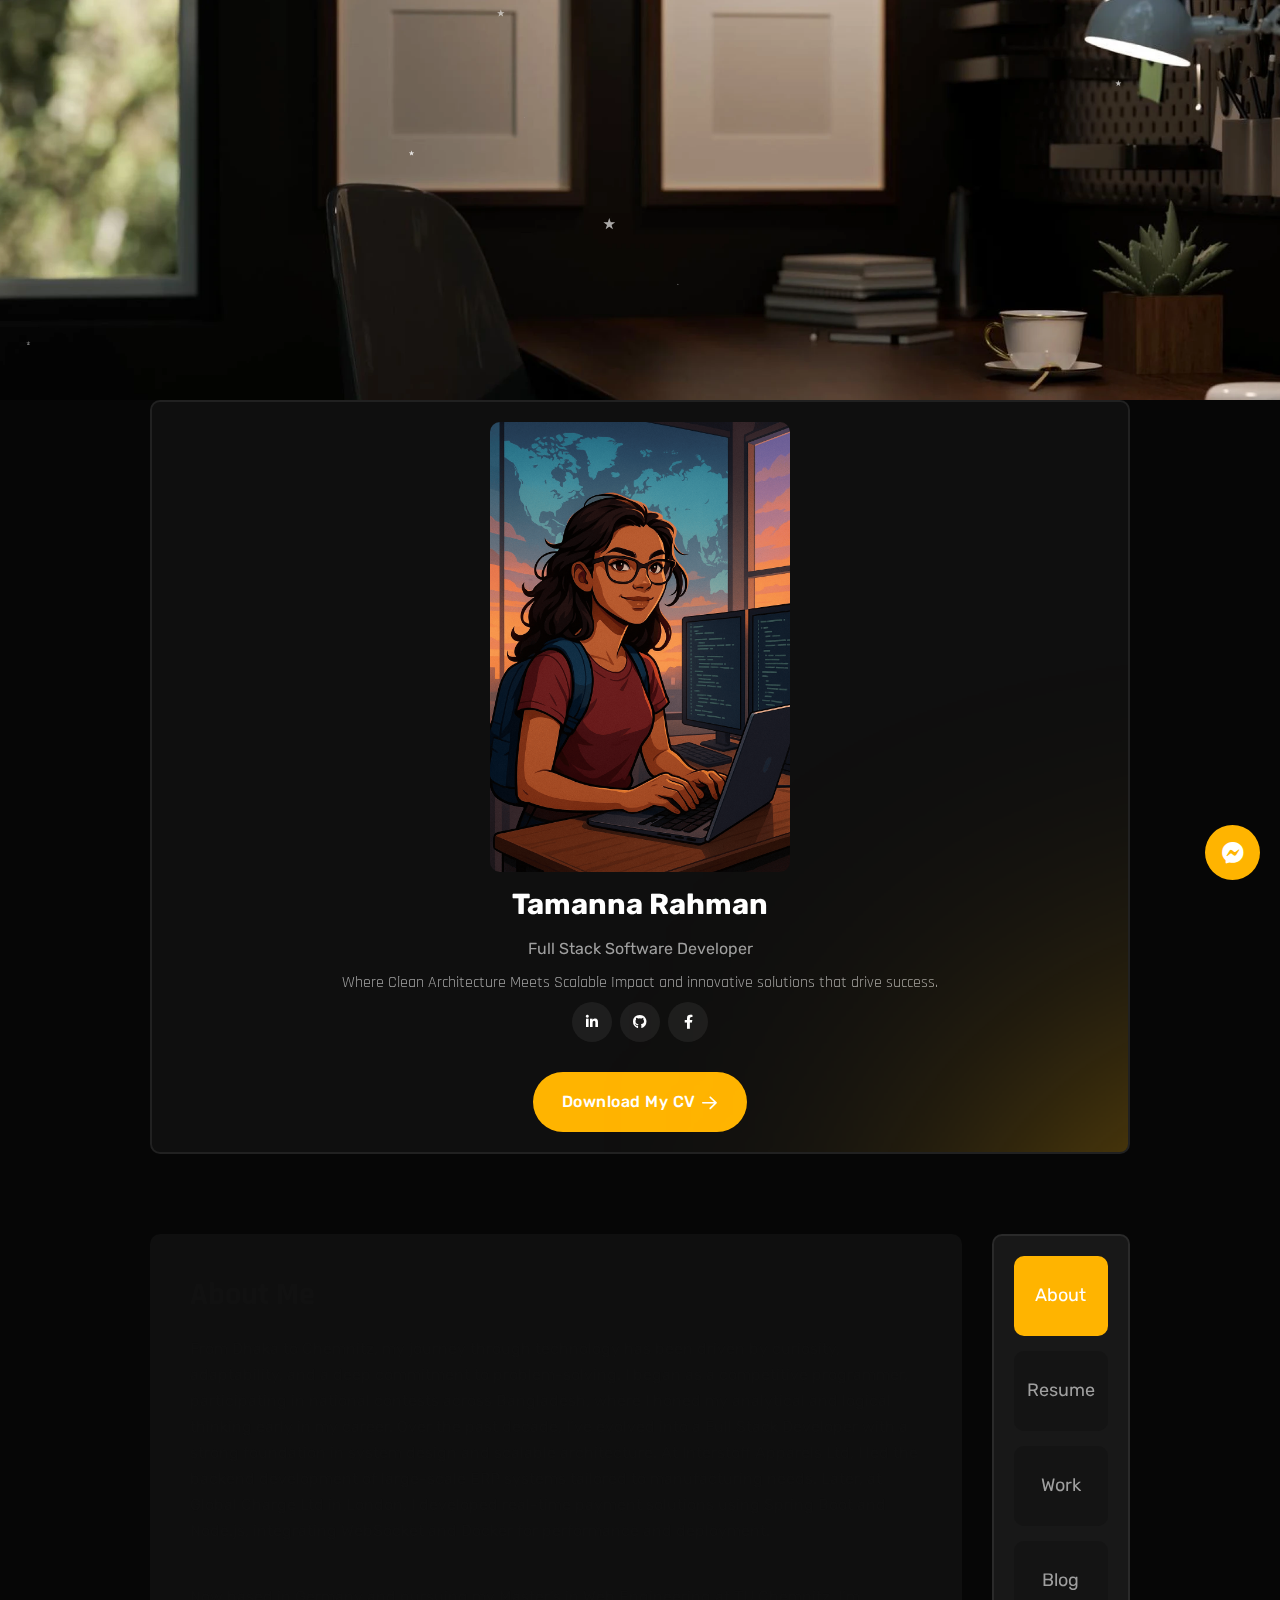
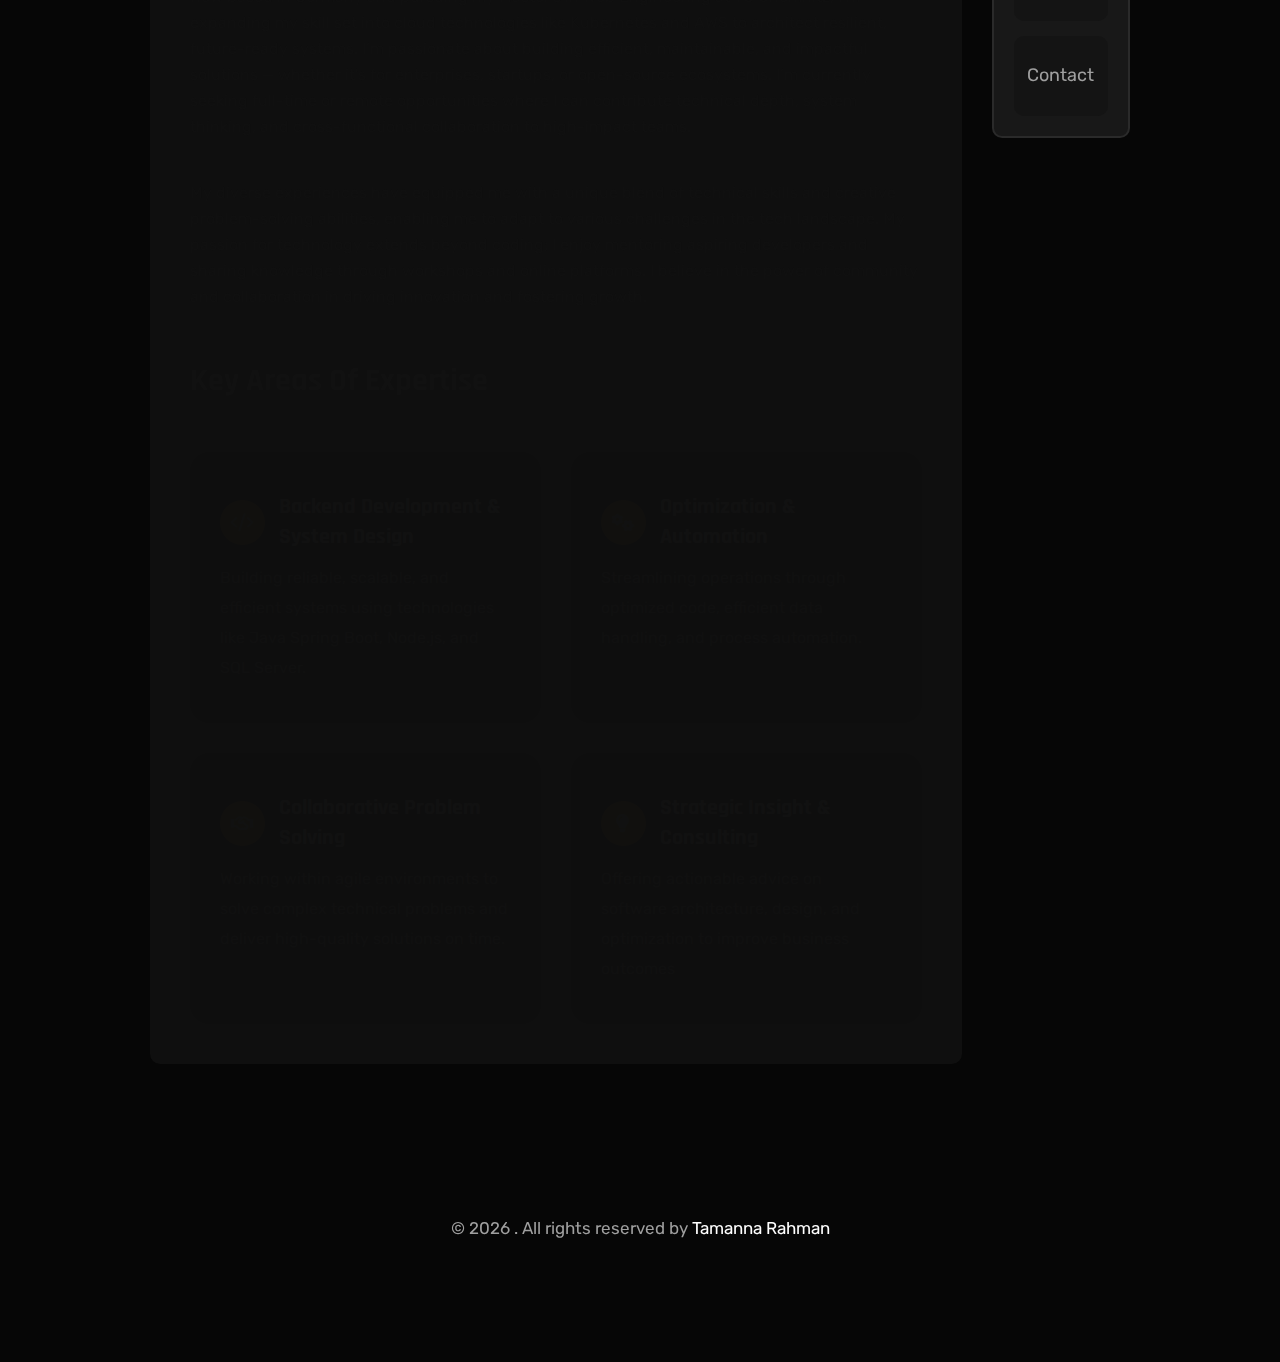
<file: index.html>
<!DOCTYPE html>
<html lang="en">

<head>
    <meta charset="UTF-8">
    <meta http-equiv="X-UA-Compatible" content="IE=edge">
    <meta name="viewport" content="width=device-width, initial-scale=1.0">
    <meta name="description" content="Tamanna Rahman - Full Stack Software Developer specializing in backend development, system design, and scalable architecture. Expert in Java Spring Boot, Node.js, and modern web technologies.">
    <link rel="shortcut icon" type="image/x-icon" href="assets/images/favicon.ico">
    <title>Tamanna Rahman - Full Stack Software Developer | Portfolio</title>
    <!-- Bootstrap min css -->
    <link rel="stylesheet" href="assets/css/vendor/fontawesome.css">
    <link rel="stylesheet" href="assets/css/plugins/swiper.css">
    <link rel="stylesheet" href="assets/css/plugins/odometer.css">
    <link rel="stylesheet" href="assets/css/vendor/animate.min.css">
    <link rel="stylesheet" href="assets/css/vendor/bootstrap.min.css">
    <!-- custom css -->
    <link rel="stylesheet" href="assets/css/style.css">
    <link rel="stylesheet" href="assets/css/contact-secure.css">
    <!-- reCAPTCHA -->
    <script src="https://www.google.com/recaptcha/api.js" async defer></script>
</head>

<body class="spybody index-ten primary-yellow" data-spy="scroll" data-bs-target=".navbar-example2" data-offset="70">
    <div class="tmp-breadcrumb-image">
        <div class="bg_image bg_image--8 h-100"></div>
        <div id="particles-js"></div>
    </div>

    <div class="cv-card-area">
        <div class="plr--150 plr_lg--30 plr_md--30 plr_sm--30 plr_mobile--15">
            <div class="row row--25">
                <div class="order-1 col-xxl-3 col-lg-12">
                    <div class="d-flex flex-wrap align-content-start h-100 w-100 tab-content-overlay-to-top" id="home">
                        <div class="position-sticky sticky-top tmp-sticky-top w-100">
                            <div class="tmp-contact-about-inner">
                                <div class="thumbnail">
                                    <img src="assets/images/banner/mich.png" alt="contact-img">
                                </div>
                                <div class="content">
                                    <div class="title-area">
                                        <h4 class="title">Tamanna Rahman</h4>
                                        <span class="subtitle">Full Stack Software Developer</span>
                                    </div>
                                    <div class="description">Where Clean Architecture Meets Scalable Impact
                                       and innovative solutions that drive success.
                                    </div>
                                    <div class="social-area mb--30">
                                        <div class="social-link justify-content-center">
                                            <!--<a href="#"><i class="fa-brands fa-instagram"></i></a>-->
                                            <a href="https://www.linkedin.com/in/tamanna-rahman-diu/"><i class="fa-brands fa-linkedin-in"></i></a>
                                            <a href="https://github.com/TechDeitySpark"><i class="fa-brands fa-github"></i></a>
                                            <!--<a href="#"><i class="fa-brands fa-twitter"></i></a>-->
                                            <a href="https://www.facebook.com/tamanna.rahman.tr739"><i class="fa-brands fa-facebook-f"></i></a>
                                        </div>
                                    </div>
                                   
                                    
                                    <div class="button-area-banner-one text-xl-center text-start">
                                        <a class="tmp-btn hover-icon-reverse radius-round" href="assets/files/TamannaRahmanCV.pdf" download target="_blank">
                                            <span class="icon-reverse-wrapper">
                                                <span class="btn-text">Download My CV</span>
                                                <span class="btn-icon"><i class="fa-sharp fa-regular fa-arrow-right"></i></span>
                                                <span class="btn-icon"><i class="fa-sharp fa-regular fa-arrow-right"></i></span>
                                            </span>
                                        </a>
                                    </div>
                                </div>
                            </div>
                        </div>
                    </div>
                </div>
                <div class="order-3 order-xl-2 col-xxl-7 col-lg-10">
                    <div class="tmp-tab-content-area tab-wrapper-overlay-to-top">
                        <div class="d-flex align-items-start">
                            <div class="tmp-all-tab-content tab-content" id="v-pills-tabContent">
                                <div class="tab-pane fade  show active" id="v-pills-Javascript" role="tabpanel" aria-labelledby="v-pills-home-tab">
                                    <!-- Start about Area -->
                                    <div id="about" class="tmp-about-area">
                                        <div class="about-us-right-content-wrap">
                                            <div class="section-head text-align-left mb--50">
                                                <h2 class="custom-title mb--20 tmp-scroll-trigger tmp-fade-in animation-order-1">
                                                    About Me <span><img
                                                        src="assets/images/custom-line/custom-line.png"
                                                        alt="custom-line"></span>
                                                </h2>
                                               <!-- <h2 class="title split-collab tmp-scroll-trigger tmp-fade-in animation-order-2">Drive Innovation and Success with Expert Software Solutions </h2>-->
                                               <p class="description tmp-scroll-trigger tmp-fade-in animation-order-3">
                                                From Dhaka to Chemnitz, my journey through technology has been driven by curiosity, adaptability, and a deep commitment to problem-solving. I began as a competitive programmer, participating in national contests across Bangladesh, where I honed my analytical and logical thinking early in my career. Over the past decade, I’ve evolved into a Full Stack Developer with a strong foundation in system design and scalable architecture. At Interstoff Apparels Ltd, I led the backend development of large-scale ERP systems tailored to manufacturing needs. Later, at Global Charge Ltd in London, I developed real-time payment solutions using Spring Boot and Node.js, integrating WebSocket and Docker for performance and deployment.
                                            </p>
                                            
                                            <p class="description tmp-scroll-trigger tmp-fade-in animation-order-3">
                                                Now based in Germany and pursuing my Master’s in Web Engineering at TU Chemnitz, I’m expanding my skill set into cloud technologies like Kubernetes and AWS to architect resilient, future-ready systems. I’m passionate about building efficient, maintainable, and impactful solutions — whether it's for enterprises, startups, or open-source ecosystems. I’m currently seeking full-time or remote opportunities where I can contribute technical depth, system thinking, and cross-functional collaboration to high-impact teams.
                                            </p>
                                            
                                            <p class="description tmp-scroll-trigger tmp-fade-in animation-order-3">
                                                My diverse experiences have equipped me with a unique blend of technical skills and creative problem-solving abilities, enabling me to adapt to various challenges in the tech landscape. My passion for technology extends beyond coding; I enjoy mentoring aspiring developers and sharing knowledge through workshops and online platforms. I believe in the power of community and collaboration in driving innovation and fostering growth.
                                            </p>
                                            
                                            </div>


                                            <div class="about-us-section-card row g-5 ">
                                                <h3 class="custom-title mb--20 tmp-scroll-trigger tmp-fade-in animation-order-1">Key Areas of Expertise <span><img
                                                    src="assets/images/custom-line/custom-line.png"
                                                    alt="custom-line"></span>
                                                </h3>
                                               
                                                <div class="col-lg-6 col-md-6 col-sm-6 col-12">
                                                    <div class="about-us-card tmp-scroll-trigger tmponhover tmp-fade-in animation-order-4">
                                                        <div class="card-head">
                                                            <div class="logo-img">
                                                                <i class="fa-regular fa-code"></i>
                                                            </div>
                                                            <h3 class="card-title">Backend Development & System Design</h3>
                                                        </div>
                                                        <p class="card-para">Building reliable, scalable, and efficient systems using technologies like Java Spring Boot, Node.js, and SQL Server.
                                                        </p>
                                                    </div>
                                                </div>
                                                <div class="col-lg-6 col-md-6 col-sm-6 col-12">
                                                    <div class="about-us-card tmp-scroll-trigger tmponhover tmp-fade-in animation-order-5">
                                                        <div class="card-head">
                                                            <div class="logo-img">
                                                                <i class="fas fa-cogs"></i>
                                                            </div>
                                                            <h3 class="card-title">Optimization & Automation</h3>
                                                        </div>
                                                        <p class="card-para">Streamlining operations through optimized code, efficient data handling, and process automation.
                                                        </p>
                                                    </div>
                                                </div>
                                                <div class="col-lg-6 col-md-6 col-sm-6 col-12">
                                                    <div class="about-us-card tmp-scroll-trigger tmponhover tmp-fade-in animation-order-4">
                                                        <div class="card-head">
                                                            <div class="logo-img">
                                                                <i class="fa-regular fa-handshake"></i>
                                                            </div>
                                                            <h3 class="card-title">Collaborative Problem Solving</h3>
                                                        </div>
                                                        <p class="card-para">Working within agile environments to solve complex technical problems and deliver high-quality solutions on time.
                                                        </p>
                                                    </div>
                                                </div>
                                                <div class="col-lg-6 col-md-6 col-sm-6 col-12">
                                                    <div class="about-us-card tmp-scroll-trigger tmponhover tmp-fade-in animation-order-5">
                                                        <div class="card-head">
                                                            <div class="logo-img">
                                                                <i class="fas fa-lightbulb"></i>
                                                            </div>
                                                            <h3 class="card-title">Strategic Insight & Consulting</h3>
                                                        </div>
                                                        <p class="card-para">Offering actionable advice on software architecture, design, and optimization to improve business outcomes
                                                        </p>
                                                    </div>
                                                </div>
                                            </div>

                                           

                                        </div>
                                    </div>
                                    <!-- End about Area -->
                                </div>
                                <div class="tab-pane fade" id="v-pills-Design" role="tabpanel" aria-labelledby="v-pills-profile-tab">
                                    <div class="tmp-resume-area" id="resume">
                                        <div class="inner">
                                            <div class="section-head text-align-left mb--50">
                                                <h2 class="custom-title mb--20 tmp-scroll-trigger tmp-fade-in animation-order-1">
                                                    Education <span><img src="assets/images/custom-line/custom-line.png" alt="custom-line"></span>
                                                </h2>
                                
                                                <!--<h2 class="title split-collab tmp-scroll-trigger tmp-fade-in animation-order-2">Empowering careers with strong educational foundations</h2>-->
                                                <p class="description tmp-scroll-trigger tmp-fade-in animation-order-3">
                                                    From my Bachelor's in Computer Science and Engineering to my current pursuit of a Master's in Web Engineering at TU Chemnitz, my educational journey has been a critical part of my growth as a tech professional. I continue to seek knowledge and innovation through continuous learning and hands-on projects.
                                                </p>
                                            </div>
                                
                                            <div class="row g-5">
                                                <!-- Educational Experience - Add your details here -->
                                                <div class="col-lg-6 col-sm-6">
                                                    <div class="education-experience-card tmp-scroll-trigger tmponhover tmp-fade-in animation-order-1">
                                                        <h4 class="edu-sub-title">Bachelor of Science in Computer Science</h4>
                                                        <h2 class="edu-title">2009-2012</h2>
                                                        <p class="edu-para">
                                                            Completed at Daffodil International University (DIU) with a CGPA of 3.76, where I participated in numerous programming contests and developed strong problem-solving and analytical skills.
                                                        </p>
                                                    </div>
                                                </div>
                                                <div class="col-lg-6 col-sm-6">
                                                    <div class="education-experience-card tmp-scroll-trigger tmponhover tmp-fade-in animation-order-2">
                                                        <h4 class="edu-sub-title">Master's in Web Engineering</h4>
                                                        <h2 class="edu-title">2024-Present</h2>
                                                        <p class="edu-para">
                                                            Currently pursuing my Master's degree at TU Chemnitz, expanding my expertise in modern web technologies, cloud computing, and system architecture.
                                                        </p>
                                                    </div>
                                                </div>
                                            </div>
                                        </div>
                                
                                        
                                
                                        
                                      
                                          <div class="inner pt--60">
                                            <h2 class="custom-title mb--30 tmp-scroll-trigger tmp-fade-in animation-order-1">
                                              Skills Set<span><img src="assets/images/custom-line/custom-line.png" alt="custom-line"></span>
                                            </h2>
                                            <div class="row">
                                              <!-- Programming Languages -->
                                              <div class="col-lg-6">
                                                <div class="progress-wrapper">
                                                  <div class="content">
                                                    <h2 class="custom-title mb--30 tmp-scroll-trigger tmp-fade-in animation-order-1">
                                                      Programming Languages <span><img src="assets/images/custom-line/custom-line.png" alt="custom-line"></span>
                                                    </h2>
                                                    <div class="progress-charts">
                                                      <h6 class="heading heading-h6">C</h6>
                                                      <div class="progress">
                                                        <div class="progress-bar wow fadeInLeft" data-wow-duration="0.5s" data-wow-delay=".3s" role="progressbar" style="width: 85%;" aria-valuenow="85" aria-valuemin="0" aria-valuemax="100">
                                                          <span class="percent-label">85%</span>
                                                        </div>
                                                      </div>
                                                    </div>
                                                    <div class="progress-charts">
                                                      <h6 class="heading heading-h6">PHP</h6>
                                                      <div class="progress">
                                                        <div class="progress-bar wow fadeInLeft" data-wow-duration="0.6s" data-wow-delay=".4s" role="progressbar" style="width: 88%;" aria-valuenow="88" aria-valuemin="0" aria-valuemax="100">
                                                          <span class="percent-label">88%</span>
                                                        </div>
                                                      </div>
                                                    </div>
                                                    <div class="progress-charts">
                                                      <h6 class="heading heading-h6">Java</h6>
                                                      <div class="progress">
                                                        <div class="progress-bar wow fadeInLeft" data-wow-duration="0.7s" data-wow-delay=".5s" role="progressbar" style="width: 90%;" aria-valuenow="90" aria-valuemin="0" aria-valuemax="100">
                                                          <span class="percent-label">90%</span>
                                                        </div>
                                                      </div>
                                                    </div>
                                                    <div class="progress-charts">
                                                      <h6 class="heading heading-h6">JavaScript</h6>
                                                      <div class="progress">
                                                        <div class="progress-bar wow fadeInLeft" data-wow-duration="0.8s" data-wow-delay=".6s" role="progressbar" style="width: 87%;" aria-valuenow="87" aria-valuemin="0" aria-valuemax="100">
                                                          <span class="percent-label">87%</span>
                                                        </div>
                                                      </div>
                                                    </div>
                                                  </div>
                                                </div>
                                              </div>
                                              <!-- Frameworks & Technologies -->
                                              <div class="col-lg-6">
                                                <div class="progress-wrapper">
                                                  <div class="content">
                                                    <h2 class="custom-title mb--30 tmp-scroll-trigger tmp-fade-in animation-order-1">
                                                      Frameworks & Technologies <span><img src="assets/images/custom-line/custom-line.png" alt="custom-line"></span>
                                                    </h2>
                                                    <div class="progress-charts">
                                                      <h6 class="heading heading-h6">ReactJS</h6>
                                                      <div class="progress">
                                                        <div class="progress-bar wow fadeInLeft" data-wow-duration="0.5s" data-wow-delay=".3s" role="progressbar" style="width: 82%;" aria-valuenow="82" aria-valuemin="0" aria-valuemax="100">
                                                          <span class="percent-label">82%</span>
                                                        </div>
                                                      </div>
                                                    </div>
                                                    <div class="progress-charts">
                                                      <h6 class="heading heading-h6">Node.js</h6>
                                                      <div class="progress">
                                                        <div class="progress-bar wow fadeInLeft" data-wow-duration="0.6s" data-wow-delay=".4s" role="progressbar" style="width: 90%;" aria-valuenow="90" aria-valuemin="0" aria-valuemax="100">
                                                          <span class="percent-label">90%</span>
                                                        </div>
                                                      </div>
                                                    </div>
                                                    <div class="progress-charts">
                                                      <h6 class="heading heading-h6">Express.js</h6>
                                                      <div class="progress">
                                                        <div class="progress-bar wow fadeInLeft" data-wow-duration="0.7s" data-wow-delay=".5s" role="progressbar" style="width: 85%;" aria-valuenow="85" aria-valuemin="0" aria-valuemax="100">
                                                          <span class="percent-label">85%</span>
                                                        </div>
                                                      </div>
                                                    </div>
                                                    <div class="progress-charts">
                                                      <h6 class="heading heading-h6">Spring Boot</h6>
                                                      <div class="progress">
                                                        <div class="progress-bar wow fadeInLeft" data-wow-duration="0.8s" data-wow-delay=".6s" role="progressbar" style="width: 88%;" aria-valuenow="88" aria-valuemin="0" aria-valuemax="100">
                                                          <span class="percent-label">88%</span>
                                                        </div>
                                                      </div>
                                                    </div>
                                                    <div class="progress-charts">
                                                      <h6 class="heading heading-h6">WebSocket</h6>
                                                      <div class="progress">
                                                        <div class="progress-bar wow fadeInLeft" data-wow-duration="0.9s" data-wow-delay=".7s" role="progressbar" style="width: 80%;" aria-valuenow="80" aria-valuemin="0" aria-valuemax="100">
                                                          <span class="percent-label">80%</span>
                                                        </div>
                                                      </div>
                                                    </div>
                                                  </div>
                                                </div>
                                              </div>
                                              <!-- Databases & Tools -->
                                              <div class="col-lg-6 mt--60">
                                                <div class="progress-wrapper">
                                                  <div class="content">
                                                    <h2 class="custom-title mb--30 tmp-scroll-trigger tmp-fade-in animation-order-1">
                                                      Databases & Tools <span><img src="assets/images/custom-line/custom-line.png" alt="custom-line"></span>
                                                    </h2>
                                                    <div class="progress-charts">
                                                      <h6 class="heading heading-h6">MySQL</h6>
                                                      <div class="progress">
                                                        <div class="progress-bar wow fadeInLeft" data-wow-duration="0.5s" data-wow-delay=".3s" role="progressbar" style="width: 90%;" aria-valuenow="90" aria-valuemin="0" aria-valuemax="100">
                                                          <span class="percent-label">90%</span>
                                                        </div>
                                                      </div>
                                                    </div>
                                                    <div class="progress-charts">
                                                      <h6 class="heading heading-h6">PostgreSQL</h6>
                                                      <div class="progress">
                                                        <div class="progress-bar wow fadeInLeft" data-wow-duration="0.6s" data-wow-delay=".4s" role="progressbar" style="width: 88%;" aria-valuenow="88" aria-valuemin="0" aria-valuemax="100">
                                                          <span class="percent-label">88%</span>
                                                        </div>
                                                      </div>
                                                    </div>
                                                    <div class="progress-charts">
                                                      <h6 class="heading heading-h6">MS SQL Server</h6>
                                                      <div class="progress">
                                                        <div class="progress-bar wow fadeInLeft" data-wow-duration="0.7s" data-wow-delay=".5s" role="progressbar" style="width: 85%;" aria-valuenow="85" aria-valuemin="0" aria-valuemax="100">
                                                          <span class="percent-label">85%</span>
                                                        </div>
                                                      </div>
                                                    </div>
                                                    <div class="progress-charts">
                                                      <h6 class="heading heading-h6">Docker</h6>
                                                      <div class="progress">
                                                        <div class="progress-bar wow fadeInLeft" data-wow-duration="0.8s" data-wow-delay=".6s" role="progressbar" style="width: 82%;" aria-valuenow="82" aria-valuemin="0" aria-valuemax="100">
                                                          <span class="percent-label">82%</span>
                                                        </div>
                                                      </div>
                                                    </div>
                                                    <div class="progress-charts">
                                                      <h6 class="heading heading-h6">Git</h6>
                                                      <div class="progress">
                                                        <div class="progress-bar wow fadeInLeft" data-wow-duration="0.9s" data-wow-delay=".7s" role="progressbar" style="width: 90%;" aria-valuenow="90" aria-valuemin="0" aria-valuemax="100">
                                                          <span class="percent-label">90%</span>
                                                        </div>
                                                      </div>
                                                    </div>
                                                  </div>
                                                </div>
                                              </div>
                                              <!-- DevOps & Cloud -->
                                              <div class="col-lg-6 mt--60">
                                                <div class="progress-wrapper">
                                                  <div class="content">
                                                    <h2 class="custom-title mb--30 tmp-scroll-trigger tmp-fade-in animation-order-1">
                                                      DevOps & Cloud <span><img src="assets/images/custom-line/custom-line.png" alt="custom-line"></span>
                                                    </h2>
                                                    <div class="progress-charts">
                                                      <h6 class="heading heading-h6">GitHub Actions</h6>
                                                      <div class="progress">
                                                        <div class="progress-bar wow fadeInLeft" data-wow-duration="0.5s" data-wow-delay=".3s" role="progressbar" style="width: 75%;" aria-valuenow="75" aria-valuemin="0" aria-valuemax="100">
                                                          <span class="percent-label">75%</span>
                                                        </div>
                                                      </div>
                                                    </div>
                                                    <div class="progress-charts">
                                                      <h6 class="heading heading-h6">AWS (EC2, S3, RDS)</h6>
                                                      <div class="progress">
                                                        <div class="progress-bar wow fadeInLeft" data-wow-duration="0.6s" data-wow-delay=".4s" role="progressbar" style="width: 80%;" aria-valuenow="80" aria-valuemin="0" aria-valuemax="100">
                                                          <span class="percent-label">80%</span>
                                                        </div>
                                                      </div>
                                                    </div>
                                                  </div>
                                                </div>
                                              </div>
                                              <!-- Methodologies & Practices -->
                                              <div class="col-lg-6 mt--60">
                                                <div class="progress-wrapper">
                                                  <div class="content">
                                                    <h2 class="custom-title mb--30 tmp-scroll-trigger tmp-fade-in animation-order-1">
                                                      Methodologies & Practices <span><img src="assets/images/custom-line/custom-line.png" alt="custom-line"></span>
                                                    </h2>
                                                    <div class="progress-charts">
                                                      <h6 class="heading heading-h6">Agile</h6>
                                                      <div class="progress">
                                                        <div class="progress-bar wow fadeInLeft" data-wow-duration="0.5s" data-wow-delay=".3s" role="progressbar" style="width: 90%;" aria-valuenow="90" aria-valuemin="0" aria-valuemax="100">
                                                          <span class="percent-label">90%</span>
                                                        </div>
                                                      </div>
                                                    </div>
                                                    <div class="progress-charts">
                                                      <h6 class="heading heading-h6">Scrum</h6>
                                                      <div class="progress">
                                                        <div class="progress-bar wow fadeInLeft" data-wow-duration="0.6s" data-wow-delay=".4s" role="progressbar" style="width: 88%;" aria-valuenow="88" aria-valuemin="0" aria-valuemax="100">
                                                          <span class="percent-label">88%</span>
                                                        </div>
                                                      </div>
                                                    </div>
                                                    <div class="progress-charts">
                                                      <h6 class="heading heading-h6">SOLID Principles</h6>
                                                      <div class="progress">
                                                        <div class="progress-bar wow fadeInLeft" data-wow-duration="0.7s" data-wow-delay=".5s" role="progressbar" style="width: 85%;" aria-valuenow="85" aria-valuemin="0" aria-valuemax="100">
                                                          <span class="percent-label">85%</span>
                                                        </div>
                                                      </div>
                                                    </div>
                                                  </div>
                                                </div>
                                              </div>
                                              <!-- System Design & Architecture -->
                                              <div class="col-lg-6 mt--60">
                                                <div class="progress-wrapper">
                                                  <div class="content">
                                                    <h2 class="custom-title mb--30 tmp-scroll-trigger tmp-fade-in animation-order-1">
                                                      System Design & Architecture <span><img src="assets/images/custom-line/custom-line.png" alt="custom-line"></span>
                                                    </h2>
                                                    <div class="progress-charts">
                                                      <h6 class="heading heading-h6">System Architecture</h6>
                                                      <div class="progress">
                                                        <div class="progress-bar wow fadeInLeft" data-wow-duration="0.5s" data-wow-delay=".3s" role="progressbar" style="width: 88%;" aria-valuenow="88" aria-valuemin="0" aria-valuemax="100">
                                                          <span class="percent-label">88%</span>
                                                        </div>
                                                      </div>
                                                    </div>
                                                  </div>
                                                </div>
                                              </div>
                                            </div>
                                          </div>
                                    </div>
                                </div>
                                

                                <div class="tab-pane fade" id="v-pills-Design" role="tabpanel" aria-labelledby="v-pills-profile-tab">
                                    <div class="tmp-resume-area" id="resume">
                                        <div class="inner">
                                            <div class="section-head text-align-left mb--50">
                                                <h2 class="custom-title mb--20 tmp-scroll-trigger tmp-fade-in animation-order-1">
                                                    Education <span><img
                                                        src="assets/images/custom-line/custom-line.png"
                                                        alt="custom-line"></span>
                                                </h2>

                                                <h2 class="title split-collab tmp-scroll-trigger tmp-fade-in animation-order-2">Building Strong Foundations for Innovation</h2>
                                                <p class="description tmp-scroll-trigger tmp-fade-in animation-order-3">My educational journey has equipped me with both theoretical knowledge and practical skills. <br> From computer science fundamentals to advanced system design, every step has shaped my expertise.</p>
                                            </div>

                                            <div class="row g-5">
                                                <div class="col-lg-6 col-sm-6">
                                                    <div class="education-experience-card tmp-scroll-trigger tmponhover tmp-fade-in animation-order-1">
                                                        <h4 class="edu-sub-title">Trainer Marketing</h4>
                                                        <h2 class="edu-title">2005-2009</h2>
                                                        <p class="edu-para">A personal portfolio is a curated collection
                                                            of
                                                            an individual's professional
                                                            work, showcasing their skills, experience A personal
                                                            portfolio.
                                                        </p>
                                                    </div>
                                                </div>
                                                <div class="col-lg-6 col-sm-6">
                                                    <div class="education-experience-card tmp-scroll-trigger tmponhover tmp-fade-in animation-order-2">
                                                        <h4 class="edu-sub-title">Assistant Director</h4>
                                                        <h2 class="edu-title">2010-2014</h2>
                                                        <p class="edu-para">Each project here showcases my commitment to
                                                            excellence and adaptability, tailored to meet each client’s
                                                            unique needs.</p>
                                                    </div>
                                                </div>
                                                <div class="col-lg-6 col-sm-6">
                                                    <div class="education-experience-card tmp-scroll-trigger tmponhover tmp-fade-in animation-order-3">
                                                        <h4 class="edu-sub-title">Design Assistant</h4>
                                                        <h2 class="edu-title">2008-2012</h2>
                                                        <p class="edu-para">I’ve had the privilege of working with
                                                            various
                                                            clients, from startups to established companies, helping
                                                            bring
                                                            their visions to life.</p>
                                                    </div>
                                                </div>
                                                <div class="col-lg-6 col-sm-6">
                                                    <div class="education-experience-card tmp-scroll-trigger tmponhover tmp-fade-in animation-order-4">
                                                        <h4 class="edu-sub-title">Design Assistant</h4>
                                                        <h2 class="edu-title">2008-2012</h2>
                                                        <p class="edu-para">Each project here showcases my commitment to
                                                            excellence and adaptability, tailored to meet each client’s
                                                            unique needs a personal.</p>
                                                    </div>
                                                </div>
                                            </div>
                                        </div>
                                        <div class="inner pt--60">
                                            <h2 class="custom-title mb--30 tmp-scroll-trigger tmp-fade-in animation-order-1">
                                                Experience <span><img src="assets/images/custom-line/custom-line.png"
                                                        alt="custom-line"></span>
                                            </h2>
                                            <div class="row g-5">
                                                <div class="col-lg-6 col-sm-6">
                                                    <div class="education-experience-card tmp-scroll-trigger tmponhover tmp-fade-in animation-order-1">
                                                        <h4 class="edu-sub-title">Jr. Web Developer</h4>
                                                        <h2 class="edu-title">2005-2009</h2>
                                                        <p class="edu-para">A personal portfolio is a curated collection
                                                            of
                                                            an individual's professional
                                                            work, showcasing their skills, experience A personal
                                                            portfolio.
                                                        </p>
                                                    </div>
                                                </div>
                                                <div class="col-lg-6 col-sm-6">
                                                    <div class="education-experience-card tmp-scroll-trigger tmponhover tmp-fade-in animation-order-2">
                                                        <h4 class="edu-sub-title">Sr. Web Developer</h4>
                                                        <h2 class="edu-title">2010-2014</h2>
                                                        <p class="edu-para">Each project here showcases my commitment to
                                                            excellence and adaptability, tailored to meet each client’s
                                                            unique needs.</p>
                                                    </div>
                                                </div>
                                                <div class="col-lg-6 col-sm-6">
                                                    <div class="education-experience-card tmp-scroll-trigger tmponhover tmp-fade-in animation-order-3">
                                                        <h4 class="edu-sub-title">Sr. Grafic Designer</h4>
                                                        <h2 class="edu-title">2008-2012</h2>
                                                        <p class="edu-para">I’ve had the privilege of working with
                                                            various
                                                            clients, from startups to established companies, helping
                                                            bring
                                                            their visions to life.</p>
                                                    </div>
                                                </div>
                                                <div class="col-lg-6 col-sm-6">
                                                    <div class="education-experience-card tmp-scroll-trigger tmponhover tmp-fade-in animation-order-4">
                                                        <h4 class="edu-sub-title">Design Assistant</h4>
                                                        <h2 class="edu-title">2008-2012</h2>
                                                        <p class="edu-para">Each project here showcases my commitment to
                                                            excellence and adaptability, tailored to meet each client’s
                                                            unique needs a personal.</p>
                                                    </div>
                                                </div>
                                            </div>
                                        </div>
                                        <div class="inner pt--60">
                                            <div class="row">
                                                <div class="col-lg-6">
                                                    <div class="progress-wrapper">
                                                        <div class="content">
                                                            <h2 class="custom-title mb--30 tmp-scroll-trigger tmp-fade-in animation-order-1">
                                                                Design Skill <span><img src="assets/images/custom-line/custom-line.png" alt="custom-line"></span>
                                                            </h2>
                                                            <!-- Start Single Progress Charts -->
                                                            <div class="progress-charts">
                                                                <h6 class="heading heading-h6">
                                                                    PHOTOSHOT</h6>
                                                                <div class="progress">
                                                                    <div class="progress-bar wow fadeInLeft" data-wow-duration="0.5s" data-wow-delay=".3s" role="progressbar" style="width: 100%; visibility: visible; animation-duration: 0.5s; animation-delay: 0.3s; animation-name: fadeInLeft;" aria-valuenow="85" aria-valuemin="0" aria-valuemax="100">
                                                                        <span class="percent-label">100%</span>
                                                                    </div>
                                                                </div>
                                                            </div>
                                                            <!-- End Single Progress Charts -->

                                                            <!-- Start Single Progress Charts -->
                                                            <div class="progress-charts">
                                                                <h6 class="heading heading-h6">
                                                                    FIGMA</h6>
                                                                <div class="progress">
                                                                    <div class="progress-bar wow fadeInLeft" data-wow-duration="0.6s" data-wow-delay=".4s" role="progressbar" style="width: 95%; visibility: visible; animation-duration: 0.6s; animation-delay: 0.4s; animation-name: fadeInLeft;" aria-valuenow="85" aria-valuemin="0" aria-valuemax="100">
                                                                        <span class="percent-label">95%</span>
                                                                    </div>
                                                                </div>
                                                            </div>
                                                            <!-- End Single Progress Charts -->

                                                            <!-- Start Single Progress Charts -->
                                                            <div class="progress-charts">
                                                                <h6 class="heading heading-h6">
                                                                    ADOBE XD</h6>
                                                                <div class="progress">
                                                                    <div class="progress-bar wow fadeInLeft" data-wow-duration="0.7s" data-wow-delay=".5s" role="progressbar" style="width: 60%; visibility: visible; animation-duration: 0.7s; animation-delay: 0.5s; animation-name: fadeInLeft;" aria-valuenow="85" aria-valuemin="0" aria-valuemax="100">
                                                                        <span class="percent-label">60%</span>
                                                                    </div>
                                                                </div>
                                                            </div>
                                                            <!-- End Single Progress Charts -->

                                                            <!-- Start Single Progress Charts -->
                                                            <div class="progress-charts">
                                                                <h6 class="heading heading-h6">
                                                                    ADOBE ILLUSTRATOR</h6>
                                                                <div class="progress">
                                                                    <div class="progress-bar wow fadeInLeft" data-wow-duration="0.8s" data-wow-delay=".6s" role="progressbar" style="width: 70%; visibility: visible; animation-duration: 0.8s; animation-delay: 0.6s; animation-name: fadeInLeft;" aria-valuenow="85" aria-valuemin="0" aria-valuemax="100">
                                                                        <span class="percent-label">70%</span>
                                                                    </div>
                                                                </div>
                                                            </div>
                                                            <!-- End Single Progress Charts -->

                                                        </div>
                                                    </div>
                                                </div>
                                                <div class="col-lg-6">
                                                    <div class="progress-wrapper">
                                                        <div class="content">
                                                            <h2 class="custom-title mb--30 tmp-scroll-trigger tmp-fade-in animation-order-1">
                                                                Development Skill <span><img src="assets/images/custom-line/custom-line.png" alt="custom-line"></span>
                                                            </h2>
                                                            <!-- Start Single Progress Charts -->
                                                            <div class="progress-charts">
                                                                <h6 class="heading heading-h6">
                                                                    PHOTOSHOT</h6>
                                                                <div class="progress">
                                                                    <div class="progress-bar wow fadeInLeft" data-wow-duration="0.5s" data-wow-delay=".3s" role="progressbar" style="width: 100%; visibility: visible; animation-duration: 0.5s; animation-delay: 0.3s; animation-name: fadeInLeft;" aria-valuenow="85" aria-valuemin="0" aria-valuemax="100">
                                                                        <span class="percent-label">100%</span>
                                                                    </div>
                                                                </div>
                                                            </div>
                                                            <!-- End Single Progress Charts -->

                                                            <!-- Start Single Progress Charts -->
                                                            <div class="progress-charts">
                                                                <h6 class="heading heading-h6">
                                                                    FIGMA</h6>
                                                                <div class="progress">
                                                                    <div class="progress-bar wow fadeInLeft" data-wow-duration="0.6s" data-wow-delay=".4s" role="progressbar" style="width: 95%; visibility: visible; animation-duration: 0.6s; animation-delay: 0.4s; animation-name: fadeInLeft;" aria-valuenow="85" aria-valuemin="0" aria-valuemax="100">
                                                                        <span class="percent-label">95%</span>
                                                                    </div>
                                                                </div>
                                                            </div>
                                                            <!-- End Single Progress Charts -->

                                                            <!-- Start Single Progress Charts -->
                                                            <div class="progress-charts">
                                                                <h6 class="heading heading-h6">
                                                                    ADOBE XD</h6>
                                                                <div class="progress">
                                                                    <div class="progress-bar wow fadeInLeft" data-wow-duration="0.7s" data-wow-delay=".5s" role="progressbar" style="width: 60%; visibility: visible; animation-duration: 0.7s; animation-delay: 0.5s; animation-name: fadeInLeft;" aria-valuenow="85" aria-valuemin="0" aria-valuemax="100">
                                                                        <span class="percent-label">60%</span>
                                                                    </div>
                                                                </div>
                                                            </div>
                                                            <!-- End Single Progress Charts -->

                                                            <!-- Start Single Progress Charts -->
                                                            <div class="progress-charts">
                                                                <h6 class="heading heading-h6">
                                                                    ADOBE ILLUSTRATOR</h6>
                                                                <div class="progress">
                                                                    <div class="progress-bar wow fadeInLeft" data-wow-duration="0.8s" data-wow-delay=".6s" role="progressbar" style="width: 70%; visibility: visible; animation-duration: 0.8s; animation-delay: 0.6s; animation-name: fadeInLeft;" aria-valuenow="85" aria-valuemin="0" aria-valuemax="100">
                                                                        <span class="percent-label">70%</span>
                                                                    </div>
                                                                </div>
                                                            </div>
                                                            <!-- End Single Progress Charts -->

                                                        </div>
                                                    </div>
                                                </div>
                                            </div>
                                        </div>
                                    </div>
                                </div>

                                <div class="tab-pane fade" id="v-pills-Wordpress" role="tabpanel" aria-labelledby="v-pills-wordpress-tab">
                                    <!-- Start Portfolio Area -->
                                    <div class="tmp-portfolio-area" id="portfolio">
                                        <div class="inner">
                                            <div class="section-head text-align-left mb--50">
                                                <h2 class="custom-title mb--20 tmp-scroll-trigger tmp-fade-in animation-order-1">
                                                    My Completed Work <span><img
                                                        src="assets/images/custom-line/custom-line.png"
                                                        alt="custom-line"></span>
                                                </h2>

                                                <h2 class="title split-collab tmp-scroll-trigger tmp-fade-in animation-order-2">Showcasing Innovation in Action</h2>
                                                <p class="description tmp-scroll-trigger tmp-fade-in animation-order-3">Each project represents a unique challenge solved with cutting-edge technology and thoughtful design. <br> From scalable web applications to complex system architectures, explore my journey of turning ideas into reality.</p>
                                            </div>
                                            <div class="row">
                                                <div class="col-lg-6 col-md-6 col-sm-12">
                                                    <div class="tmp-portfolio tmp-scroll-trigger tmp-fade-in animation-order-1">
                                                        <img src="assets/images/latest-portfolio/tab-image-1.png" alt="tab-image">
                                                        <div class="portfolio-card-content-wrap">
                                                            <div class="content-left">
                                                                <p class="portfoli-card-para">Development</p>
                                                                <h3 class="portfolio-card-title animated fadeIn"><a href="project-details.html">My
                                                                        Portfolio of Innovation</a></h3>
                                                            </div>
                                                            <div class="portfolio-btn">
                                                                <a href="project-details.html" class="tmp-arrow-icon-btn">
                                                                    <div class="btn-inner">
                                                                        <i
                                                                            class="tmp-icon fa-solid fa-arrow-up-right"></i>
                                                                        <i
                                                                            class="tmp-icon-bottom fa-solid fa-arrow-up-right"></i>
                                                                    </div>
                                                                </a>
                                                            </div>
                                                        </div>
                                                        <a href="project-details.html" class="over_link"></a>
                                                    </div>
                                                </div>

                                                <div class="col-lg-6 col-md-6 col-sm-12">
                                                    <div class="tmp-portfolio tmp-scroll-trigger tmp-fade-in animation-order-1">
                                                        <img src="assets/images/latest-portfolio/tab-image-2.png" alt="tab-image">
                                                        <div class="portfolio-card-content-wrap">
                                                            <div class="content-left">
                                                                <p class="portfoli-card-para">Development</p>
                                                                <h3 class="portfolio-card-title animated fadeIn"><a href="project-details.html">A
                                                                        Showcase of My Projects</a></h3>
                                                            </div>
                                                            <div class="portfolio-btn">
                                                                <a href="project-details.html" class="tmp-arrow-icon-btn">
                                                                    <div class="btn-inner">
                                                                        <i
                                                                            class="tmp-icon fa-solid fa-arrow-up-right"></i>
                                                                        <i
                                                                            class="tmp-icon-bottom fa-solid fa-arrow-up-right"></i>
                                                                    </div>
                                                                </a>
                                                            </div>
                                                        </div>
                                                        <a href="project-details.html" class="over_link"></a>
                                                    </div>
                                                </div>

                                                <div class="col-lg-6 col-md-6 col-sm-12">
                                                    <div class="tmp-portfolio tmp-scroll-trigger tmp-fade-in animation-order-1">
                                                        <img src="assets/images/latest-portfolio/tab-image-3.png" alt="tab-image">
                                                        <div class="portfolio-card-content-wrap">
                                                            <div class="content-left">
                                                                <p class="portfoli-card-para">Development</p>
                                                                <h3 class="portfolio-card-title animated fadeIn"><a href="project-details.html">Professional
                                                                        Showcase</a></h3>
                                                            </div>
                                                            <div class="portfolio-btn">
                                                                <a href="project-details.html" class="tmp-arrow-icon-btn">
                                                                    <div class="btn-inner">
                                                                        <i
                                                                            class="tmp-icon fa-solid fa-arrow-up-right"></i>
                                                                        <i
                                                                            class="tmp-icon-bottom fa-solid fa-arrow-up-right"></i>
                                                                    </div>
                                                                </a>
                                                            </div>
                                                        </div>
                                                        <a href="project-details.html" class="over_link"></a>
                                                    </div>
                                                </div>

                                                <div class="col-lg-6 col-md-6 col-sm-12">
                                                    <div class="tmp-portfolio tmp-scroll-trigger tmp-fade-in animation-order-1">
                                                        <img src="assets/images/latest-portfolio/tab-image-4.png" alt="tab-image">
                                                        <div class="portfolio-card-content-wrap">
                                                            <div class="content-left">
                                                                <p class="portfoli-card-para">Development</p>
                                                                <h3 class="portfolio-card-title animated fadeIn"><a href="project-details.html">My
                                                                        Journey as a Creator</a></h3>
                                                            </div>
                                                            <div class="portfolio-btn">
                                                                <a href="project-details.html" class="tmp-arrow-icon-btn">
                                                                    <div class="btn-inner">
                                                                        <i
                                                                            class="tmp-icon fa-solid fa-arrow-up-right"></i>
                                                                        <i
                                                                            class="tmp-icon-bottom fa-solid fa-arrow-up-right"></i>
                                                                    </div>
                                                                </a>
                                                            </div>
                                                        </div>
                                                        <a href="project-details.html" class="over_link"></a>
                                                    </div>
                                                </div>

                                                <div class="col-lg-6 col-md-6 col-sm-12">
                                                    <div class="tmp-portfolio tmp-scroll-trigger tmp-fade-in animation-order-1">
                                                        <img src="assets/images/latest-portfolio/tab-image-5.png" alt="tab-image">
                                                        <div class="portfolio-card-content-wrap">
                                                            <div class="content-left">
                                                                <p class="portfoli-card-para">Development</p>
                                                                <h3 class="portfolio-card-title animated fadeIn"><a href="project-details.html">A
                                                                        Journey Through My Work</a></h3>
                                                            </div>
                                                            <div class="portfolio-btn">
                                                                <a href="project-details.html" class="tmp-arrow-icon-btn">
                                                                    <div class="btn-inner">
                                                                        <i
                                                                            class="tmp-icon fa-solid fa-arrow-up-right"></i>
                                                                        <i
                                                                            class="tmp-icon-bottom fa-solid fa-arrow-up-right"></i>
                                                                    </div>
                                                                </a>
                                                            </div>
                                                        </div>
                                                        <a href="project-details.html" class="over_link"></a>
                                                    </div>
                                                </div>

                                                <div class="col-lg-6 col-md-6 col-sm-12">
                                                    <div class="tmp-portfolio tmp-scroll-trigger tmp-fade-in animation-order-1">
                                                        <img src="assets/images/latest-portfolio/tab-image-6.png" alt="tab-image">
                                                        <div class="portfolio-card-content-wrap">
                                                            <div class="content-left">
                                                                <p class="portfoli-card-para">Development</p>
                                                                <h3 class="portfolio-card-title animated fadeIn"><a href="project-details.html">A
                                                                        Portfolio of Art & Dedication</a></h3>
                                                            </div>
                                                            <div class="portfolio-btn">
                                                                <a href="project-details.html" class="tmp-arrow-icon-btn">
                                                                    <div class="btn-inner">
                                                                        <i
                                                                            class="tmp-icon fa-solid fa-arrow-up-right"></i>
                                                                        <i
                                                                            class="tmp-icon-bottom fa-solid fa-arrow-up-right"></i>
                                                                    </div>
                                                                </a>
                                                            </div>
                                                        </div>
                                                        <a href="project-details.html" class="over_link"></a>
                                                    </div>
                                                </div>
                                            </div>
                                        </div>
                                    </div>
                                    <!-- End portfolio Area -->
                                </div>

                                <div class="tab-pane fade" id="v-pills-settings" role="tabpanel" aria-labelledby="v-pills-settings-tabs">
                                    <!-- Start News Area -->
                                    <div class="tmp-blog-area" id="blog">
                                        <div class="inner">

                                            <div class="section-head text-align-left mb--50">
                                                <h2 class="custom-title mb--20 tmp-scroll-trigger tmp-fade-in animation-order-1">
                                                    My Recent Post <span><img
                                                        src="assets/images/custom-line/custom-line.png"
                                                        alt="custom-line"></span>
                                                </h2>

                                                <h2 class="title split-collab tmp-scroll-trigger tmp-fade-in animation-order-2">Insights from the Tech World</h2>
                                                <p class="description tmp-scroll-trigger tmp-fade-in animation-order-3">Stay updated with my latest thoughts on software development, emerging technologies, and industry best practices. <br> From technical deep-dives to career insights, discover valuable content that drives innovation.</p>
                                            </div>

                                            <div class="row g-5">
                                                <div class="col-lg-6 col-md-6 col-12">
                                                    <div class="blog-card-style-two tmp-scroll-trigger tmp-fade-in tmponhover animation-order-1">

                                                        <div class="blog-card-img">
                                                            <div class="img-box">
                                                                <a href="blog-details.html">
                                                                    <img class="img-primary hidden-on-mobile" src="assets/images/blog/blog-img-7.jpg" alt="Blog Thumbnail">
                                                                    <img class="img-secondary" src="assets/images/blog/blog-img-7.jpg" alt="BLog Thumbnail">
                                                                </a>
                                                            </div>
                                                            <span>12 Feb</span>
                                                        </div>
                                                        <div class="blog-content-wrap">
                                                            <div class="blog-tags">
                                                                <ul>
                                                                    <li>
                                                                        <a href="#"><i
                                                                                class="fa-regular fa-user"></i>Mesbah</a>
                                                                    </li>
                                                                    <li>
                                                                        <a href="#"><i
                                                                                class="fa-regular fa-comments"></i>Comments
                                                                            (05)</a>
                                                                    </li>
                                                                </ul>
                                                            </div>
                                                            <h3 class="blog-title"><a href="blog-details.html">Inspiring the
                                                                    World, One Project at a
                                                                    Time for the
                                                                    man</a></h3>

                                                            <div class="tmp-button-here">
                                                                <a class="tmp-btn hover-icon-reverse radius-round btn-border btn-md" href="blog-details.html">
                                                                    <span class="icon-reverse-wrapper">
                                                                        <span class="btn-text">Read More</span>
                                                                    <span class="btn-icon"><i class="fa-sharp fa-regular fa-arrow-right"></i></span>
                                                                    <span class="btn-icon"><i class="fa-sharp fa-regular fa-arrow-right"></i></span>
                                                                    </span>
                                                                </a>
                                                            </div>
                                                        </div>
                                                    </div>
                                                </div>
                                                <div class="col-lg-6 col-md-6 col-12">
                                                    <div class="blog-card-style-two tmp-scroll-trigger tmp-fade-in tmponhover animation-order-2">
                                                        <div class="blog-card-img">
                                                            <div class="img-box">
                                                                <a href="blog-details.html">
                                                                    <img class="img-primary hidden-on-mobile" src="assets/images/blog/blog-img-8.jpg" alt="Blog Thumbnail">
                                                                    <img class="img-secondary" src="assets/images/blog/blog-img-8.jpg" alt="BLog Thumbnail">
                                                                </a>
                                                            </div>
                                                            <span>12 Feb</span>
                                                        </div>
                                                        <div class="blog-content-wrap">
                                                            <div class="blog-tags">
                                                                <ul>
                                                                    <li>
                                                                        <a href="#"><i
                                                                                class="fa-regular fa-user"></i>Mesbah</a>
                                                                    </li>
                                                                    <li>
                                                                        <a href="#"><i
                                                                                class="fa-regular fa-comments"></i>Comments
                                                                            (05)</a>
                                                                    </li>
                                                                </ul>
                                                            </div>
                                                            <h3 class="blog-title"><a href="blog-details.html">Let’s bring
                                                                    your ideas to life! Contact me, and let’s</a></h3>
                                                            <div class="tmp-button-here">
                                                                <a class="tmp-btn hover-icon-reverse radius-round btn-border btn-md" href="blog-details.html">
                                                                    <span class="icon-reverse-wrapper">
                                                                        <span class="btn-text">Read More</span>
                                                                    <span class="btn-icon"><i class="fa-sharp fa-regular fa-arrow-right"></i></span>
                                                                    <span class="btn-icon"><i class="fa-sharp fa-regular fa-arrow-right"></i></span>
                                                                    </span>
                                                                </a>
                                                            </div>
                                                        </div>
                                                    </div>
                                                </div>
                                                <div class="col-lg-6 col-md-6 col-12">
                                                    <div class="blog-card-style-two tmp-scroll-trigger tmp-fade-in tmponhover animation-order-3">
                                                        <div class="blog-card-img">
                                                            <div class="img-box">
                                                                <a href="blog-details.html">
                                                                    <img class="img-primary hidden-on-mobile" src="assets/images/blog/blog-img-9.jpg" alt="Blog Thumbnail">
                                                                    <img class="img-secondary" src="assets/images/blog/blog-img-9.jpg" alt="BLog Thumbnail">
                                                                </a>
                                                            </div>
                                                            <span>12 Feb</span>
                                                        </div>
                                                        <div class="blog-content-wrap">
                                                            <div class="blog-tags">
                                                                <ul>
                                                                    <li>
                                                                        <a href="#"><i
                                                                                class="fa-regular fa-user"></i>Mesbah</a>
                                                                    </li>
                                                                    <li>
                                                                        <a href="#"><i
                                                                                class="fa-regular fa-comments"></i>Comments
                                                                            (05)</a>
                                                                    </li>
                                                                </ul>
                                                            </div>
                                                            <h3 class="blog-title"><a href="blog-details.html">Each one
                                                                    showcases my approach and dedication man</a></h3>
                                                            <div class="tmp-button-here">
                                                                <a class="tmp-btn hover-icon-reverse radius-round btn-border btn-md" href="blog-details.html">
                                                                    <span class="icon-reverse-wrapper">
                                                                        <span class="btn-text">Read More</span>
                                                                    <span class="btn-icon"><i class="fa-sharp fa-regular fa-arrow-right"></i></span>
                                                                    <span class="btn-icon"><i class="fa-sharp fa-regular fa-arrow-right"></i></span>
                                                                    </span>
                                                                </a>
                                                            </div>
                                                        </div>
                                                    </div>
                                                </div>
                                                <div class="col-lg-6 col-md-6 col-12">
                                                    <div class="blog-card-style-two tmp-scroll-trigger tmp-fade-in tmponhover animation-order-3">
                                                        <div class="blog-card-img">
                                                            <div class="img-box">
                                                                <a href="blog-details.html">
                                                                    <img class="img-primary hidden-on-mobile" src="assets/images/blog/blog-img-4.jpg" alt="Blog Thumbnail">
                                                                    <img class="img-secondary" src="assets/images/blog/blog-img-4.jpg" alt="BLog Thumbnail">
                                                                </a>
                                                            </div>
                                                            <span>12 Feb</span>
                                                        </div>
                                                        <div class="blog-content-wrap">
                                                            <div class="blog-tags">
                                                                <ul>
                                                                    <li>
                                                                        <a href="#"><i
                                                                                class="fa-regular fa-user"></i>Mesbah</a>
                                                                    </li>
                                                                    <li>
                                                                        <a href="#"><i
                                                                                class="fa-regular fa-comments"></i>Comments
                                                                            (05)</a>
                                                                    </li>
                                                                </ul>
                                                            </div>
                                                            <h3 class="blog-title"><a href="blog-details.html">Each one
                                                                    showcases my approach and dedication man</a></h3>
                                                            <div class="tmp-button-here">
                                                                <a class="tmp-btn hover-icon-reverse radius-round btn-border btn-md" href="blog-details.html">
                                                                    <span class="icon-reverse-wrapper">
                                                                        <span class="btn-text">Read More</span>
                                                                    <span class="btn-icon"><i class="fa-sharp fa-regular fa-arrow-right"></i></span>
                                                                    <span class="btn-icon"><i class="fa-sharp fa-regular fa-arrow-right"></i></span>
                                                                    </span>
                                                                </a>
                                                            </div>
                                                        </div>
                                                    </div>
                                                </div>
                                            </div>
                                        </div>
                                    </div>
                                    <!-- ENd Mews Area -->
                                </div>

                                <div class="tab-pane fade" id="v-pills-python" role="tabpanel" aria-labelledby="v-pills-python-tabs">
                                    <!-- Start Contact section -->
                                    <div class="tmp-contact-area" id="contacts">
                                        <div class="inner">
                                            <div class="contact-get-in-touch-wrap">
                                                <div class="section-head text-align-left mb--50">
                                                    <h2 class="custom-title mb--20 tmp-scroll-trigger tmp-fade-in animation-order-1">
                                                        GET IN TOUCH <span><img
                                                            src="assets/images/custom-line/custom-line.png"
                                                            alt="custom-line"></span>
                                                    </h2>
                                                    <h2 class="title split-collab tmp-scroll-trigger tmp-fade-in animation-order-2">Let's Build Something Amazing Together</h2>
                                                    <p class="description tmp-scroll-trigger tmp-fade-in animation-order-3">Ready to bring your ideas to life? I'm here to help you create innovative solutions that drive results. <br> Whether it's a web application, system architecture, or digital transformation - let's discuss your vision.</p>
                                                </div>

                                                <div class="contact-inner">
                                                    <div class="contact-form">
                                                        <form id="contact-form" action="https://formspree.io/f/mgvyrgez" method="POST">
                                                            <div class="contact-form-wrapper row">
                                                                <!-- Honeypot field (hidden from users, catches bots) -->
                                                                <input type="text" name="_gotcha" style="display:none" />
                                                                
                                                                <div class="col-lg-6">
                                                                    <div class="form-group">
                                                                        <input class="input-field" name="name" placeholder="Your Name" id="contact-name" type="text" required="" maxlength="100">
                                                                    </div>
                                                                </div>
                                                                <div class="col-lg-6">
                                                                    <div class="form-group">
                                                                        <input class="input-field" name="email" placeholder="Your Email" type="email" required="" maxlength="100">
                                                                    </div>
                                                                </div>
                                                                <div class="col-lg-6">
                                                                    <div class="form-group">
                                                                        <input class="input-field" name="phone" placeholder="Phone Number" type="tel" maxlength="20">
                                                                    </div>
                                                                </div>
                                                                <div class="col-lg-6">
                                                                    <div class="form-group">
                                                                        <input class="input-field" type="text" id="subject" placeholder="Subject" name="subject" required="" maxlength="200">
                                                                    </div>
                                                                </div>
                                                                <div class="col-lg-12">
                                                                    <div class="form-group">
                                                                        <textarea class="input-field" placeholder="Your Message" name="message" id="contact-message" required="" maxlength="1000" rows="5"></textarea>
                                                                    </div>
                                                                </div>
                                                                
                                                                <!-- reCAPTCHA -->
                                                                <div class="col-lg-12 mb-3">
                                                                    <div class="g-recaptcha" data-sitekey="6LcEn3ErAAAAAF7mOHQCmSVwDsEAuy8OiOSyyPYz"></div>
                                                                    <small class="text-muted">🔒 Please complete the security check above</small>
                                                                </div>
                                                                
                                                                <div class="col-lg-12">
                                                                    <button type="submit" class="tmp-btn hover-icon-reverse radius-round w-100" id="submit-btn">
                                                                        <span class="icon-reverse-wrapper">
                                                                            <span class="btn-text">Send Message</span>
                                                                        <span class="btn-icon"><i class="fa-sharp fa-regular fa-arrow-right"></i></span>
                                                                        <span class="btn-icon"><i class="fa-sharp fa-regular fa-arrow-right"></i></span>
                                                                        </span>
                                                                    </button>
                                                                </div>
                                                                
                                                                <!-- Success/Error Messages -->
                                                                <div class="col-lg-12">
                                                                    <div id="form-messages" class="mt-3"></div>
                                                                    <div class="security-badge">
                                                                        <i class="fa fa-shield-alt"></i>
                                                                        <span>Protected by anti-spam & security measures</span>
                                                                    </div>
                                                                </div>
                                                            </div>
                                                        </form>
                                                    </div>
                                                </div>
                                            </div>
                                        </div>
                                    </div>
                                    <!-- End Contuct section -->
                                </div>

                            </div>
                        </div>
                    </div>
                </div>

                <div class="order-2 order-xl-3 col-xxl-2 col-lg-2">
                    <div class="d-flex flex-wrap align-content-start h-100 w-100 tab-wrapper-overlay-to-top">
                        <div class="position-sticky sticky-top tmp-sticky-top w-100">
                            <ul class="tab-navigation-button nav tab-smlg flex-column nav-pills" id="v-pills-tab" role="tablist">

                                <li class="nav-item">
                                    <a class="nav-link tmp-nav active" id="v-pills-home-tab" data-bs-toggle="tab" href="#v-pills-Javascript" role="tab" aria-selected="true">About</a>
                                </li>


                                <li class="nav-item">
                                    <a class="nav-link tmp-nav " id="v-pills-profile-tab" data-bs-toggle="tab" href="#v-pills-Design" role="tab" aria-selected="true">Resume</a>
                                </li>


                                <li class="nav-item">
                                    <a class="nav-link tmp-nav" id="v-pills-wordpress-tab" data-bs-toggle="tab" href="#v-pills-Wordpress" role="tab" aria-selected="true">Work</a>
                                </li>

                                <li class="nav-item">
                                    <a class="nav-link tmp-nav" id="v-pills-settings-tabs" data-bs-toggle="tab" href="#v-pills-settings" role="tab" aria-selected="true">Blog</a>
                                </li>

                                <li class="nav-item">
                                    <a class="nav-link tmp-nav" id="v-pills-python-tabs" data-bs-toggle="tab" href="#v-pills-python" role="tab" aria-selected="true">Contact</a>
                                </li>


                            </ul>
                        </div>
                    </div>
                </div>

            </div>
        </div>
    </div>

    <!-- Start Footer Area  -->
    <div class="tmp-footer-area footer-style-4 tmp-section-gap">
        <div class="container">
            <div class="row">
                <div class="col-lg-12">
                    <div class="footer-area text-center">
                        
                        <p class="description mt--30">©
                            <script>
                                document.write(new Date().getFullYear())
                            </script>
                            . All rights reserved by <a target="_blank" href="#">Tamanna Rahman</a>
                        </p>
                    </div>
                </div>
            </div>
        </div>
    </div>
    <!-- End Footer Area  -->


    <!-- ready chatting option via email -->
    <div class="ready-chatting-option tmp-ready-chat">
        <input type="checkbox" id="click">
        <label for="click">
            <i class="fab fa-facebook-messenger"></i>
            <i class="fas fa-times"></i>
        </label>
        <div class="wrapper">
            <div class="head-text">
                Let's chat with me? - Online
            </div>
            <div class="chat-box">
                <div class="desc-text">
                    Please fill out the form below to start chatting with me directly.
                </div>
                <form class="tmp-dynamic-form" action="#">
                    <div class="field">
                        <input class="input-field" name="name" placeholder="Your Name" type="text" required>
                    </div>
                    <div class="field">
                        <input class="input-field" name="email" placeholder="Your Email" type="email" required>
                    </div>
                    <div class="field textarea">
                        <textarea class="input-field" placeholder="Your Message" name="message" required></textarea>
                    </div>
                    <div class="field">
                        <button name="submit" type="submit">Send Message</button>
                    </div>
                </form>
            </div>
        </div>
    </div>
    <!-- ready chatting option via email end -->
    <!-- progress area start -->
    <div class="scrollToTop" style="display: block;">
        <div class="arrowUp">
            <i class="fa-light fa-arrow-up"></i>
        </div>
        <div class="water" style="transform: translate(0px, 87%);">
            <svg viewBox="0 0 560 20" class="water_wave water_wave_back">
                <use xlink:href="#wave"></use>
            </svg>
            <svg viewBox="0 0 560 20" class="water_wave water_wave_front">
                <use xlink:href="#wave"></use>
            </svg>
            <svg version="1.1" xmlns="http://www.w3.org/2000/svg" xmlns:xlink="http://www.w3.org/1999/xlink" viewBox="0 0 560 20" style="display: none;">
                <symbol id="wave">
                    <path d="M420,20c21.5-0.4,38.8-2.5,51.1-4.5c13.4-2.2,26.5-5.2,27.3-5.4C514,6.5,518,4.7,528.5,2.7c7.1-1.3,17.9-2.8,31.5-2.7c0,0,0,0,0,0v20H420z" fill="#"></path>
                    <path d="M420,20c-21.5-0.4-38.8-2.5-51.1-4.5c-13.4-2.2-26.5-5.2-27.3-5.4C326,6.5,322,4.7,311.5,2.7C304.3,1.4,293.6-0.1,280,0c0,0,0,0,0,0v20H420z" fill="#"></path>
                    <path d="M140,20c21.5-0.4,38.8-2.5,51.1-4.5c13.4-2.2,26.5-5.2,27.3-5.4C234,6.5,238,4.7,248.5,2.7c7.1-1.3,17.9-2.8,31.5-2.7c0,0,0,0,0,0v20H140z" fill="#"></path>
                    <path d="M140,20c-21.5-0.4-38.8-2.5-51.1-4.5c-13.4-2.2-26.5-5.2-27.3-5.4C46,6.5,42,4.7,31.5,2.7C24.3,1.4,13.6-0.1,0,0c0,0,0,0,0,0l0,20H140z" fill="#"></path>
                </symbol>
            </svg>

        </div>
    </div>
    <!-- progress area end -->
    <!-- <div class="tmp-right-demo">
    <button class="demo-button">
        <p class="mb--0">48</p>
        <span class="text">Demos</span>
    </button>
</div> -->


   

    
    <script src="assets/js/vendor/jquery.js"></script>
    <script src="assets/js/vendor/jquery-ui.min.js"></script>
    <script src="assets/js/vendor/waypoints.min.js"></script>

    <script src="assets/js/plugins/odometer.js"></script>
    <script src="assets/js/vendor/appear.js"></script>


    <script src="assets/js/vendor/jquery-one-page-nav.js"></script>
    <script src="assets/js/plugins/swiper.js"></script>

    <script src="assets/js/plugins/gsap.js"></script>
    <script src="assets/js/plugins/splittext.js"></script>
    <script src="assets/js/plugins/scrolltigger.js"></script>
    <script src="assets/js/plugins/scrolltoplugins.js"></script>
    <script src="assets/js/plugins/smoothscroll.js"></script>
    <!-- bootstrap Js-->
    <script src="assets/js/vendor/bootstrap.min.js"></script>
    <script src="assets/js/vendor/waw.js"></script>
    <script src="assets/js/plugins/isotop.js"></script>
    <script src="assets/js/plugins/animation.js"></script>
    <script src="assets/js/plugins/contact-secure.js"></script>
    <script src="assets/js/vendor/backtop.js"></script>
    <script src="assets/js/vendor/particle.js"></script>
    <script src="assets/js/plugins/text-type.js"></script>
    <!-- custom Js -->
    <script src="assets/js/main.js"></script>

    <script>
        particlesJS('particles-js',

            {
                "particles": {
                    "number": {
                        "value": 10,
                        "density": {
                            "enable": true,
                            "value_area": 800
                        }
                    },
                    "color": {
                        "value": ["#ffffff", ]
                    },
                    "shape": {
                        "type": "star",
                        "stroke": {
                            "width": 0,
                            "color": "#000000"
                        },
                        "polygon": {
                            "nb_sides": 5
                        },
                        "image": {
                            "src": "img/github.svg",
                            "width": 100,
                            "height": 100
                        }
                    },
                    "opacity": {
                        "value": 0.8,
                        "random": true,
                        "anim": {
                            "enable": false,
                            "speed": 1,
                            "opacity_min": 0.1,
                            "sync": false
                        }
                    },
                    "size": {
                        "value": 4,
                        "random": true,
                        "anim": {
                            "enable": false,
                            "speed": 40,
                            "size_min": 0.1,
                            "sync": false
                        }
                    },
                    "line_linked": {
                        "enable": false,
                        "distance": 150,
                        "color": "#ffffff",
                        "opacity": 0.4,
                        "width": 1
                    },
                    "move": {
                        "enable": true,
                        "speed": 6,
                        "direction": "none",
                        "random": false,
                        "straight": false,
                        "out_mode": "out",
                        "attract": {
                            "enable": false,
                            "rotateX": 600,
                            "rotateY": 1200
                        }
                    }
                },
                "interactivity": {
                    "detect_on": "canvas",
                    "events": {
                        "onhover": {
                            "enable": true,
                            "mode": "repulse"
                        },
                        "onclick": {
                            "enable": true,
                            "mode": "push"
                        },
                        "resize": true
                    },
                    "modes": {
                        "grab": {
                            "distance": 400,
                            "line_linked": {
                                "opacity": 1
                            }
                        },
                        "bubble": {
                            "distance": 800,
                            "size": 40,
                            "duration": 2,
                            "opacity": 8,
                            "speed": 3
                        },
                        "repulse": {
                            "distance": 200
                        },
                        "push": {
                            "particles_nb": 4
                        },
                        "remove": {
                            "particles_nb": 2
                        }
                    }
                },
                "retina_detect": true,
                "config_demo": {
                    "hide_card": false,
                    "background_color": "#b61924",
                    "background_image": "",
                    "background_position": "50% 50%",
                    "background_repeat": "no-repeat",
                    "background_size": "cover"
                }
            }

        );
    </script>
</body>

</html>
</file>
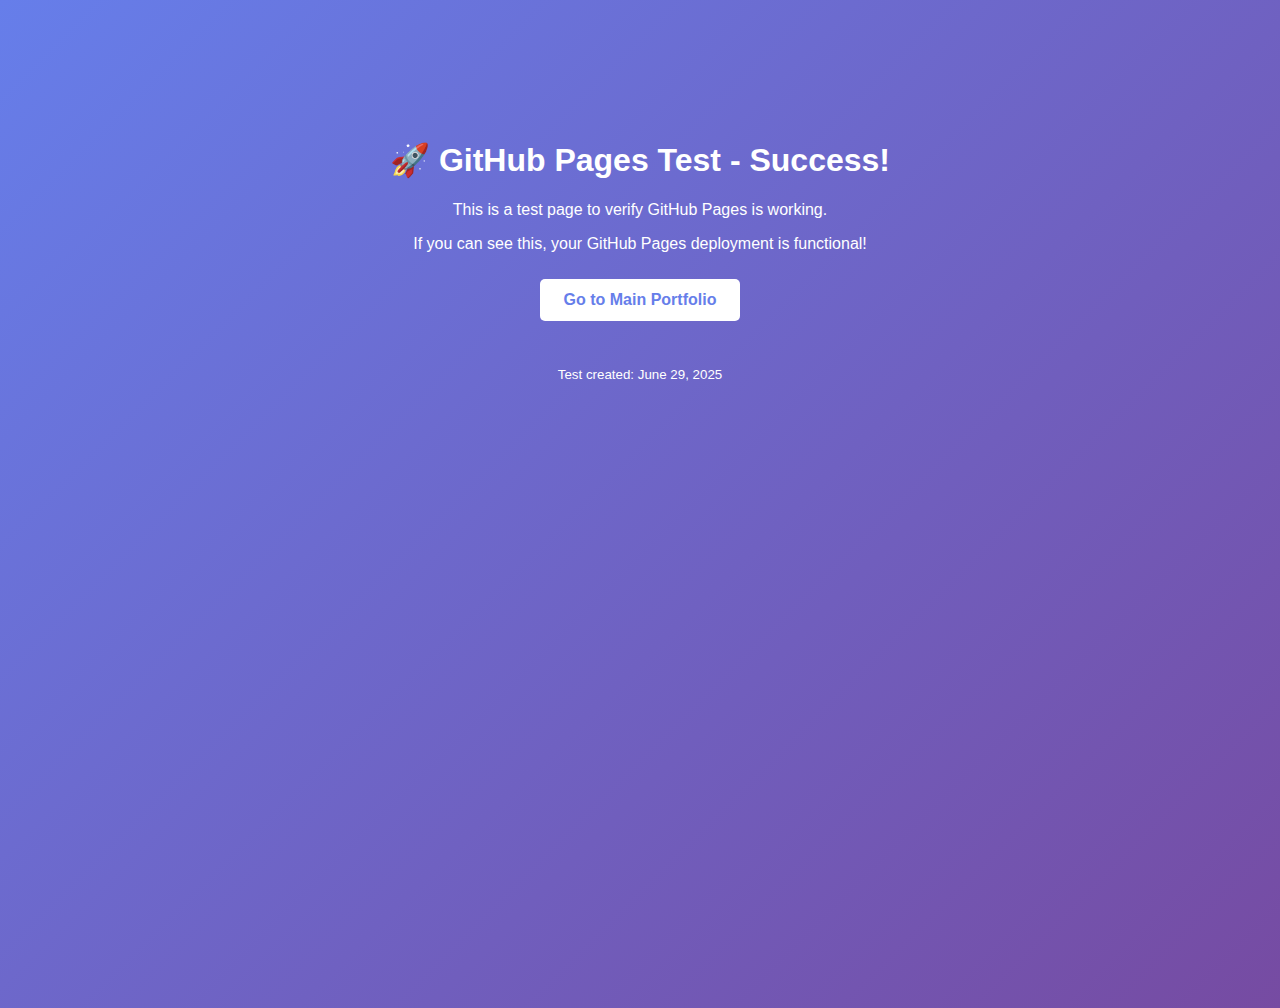
<file: test.html>
<!DOCTYPE html>
<html lang="en">
<head>
    <meta charset="UTF-8">
    <meta name="viewport" content="width=device-width, initial-scale=1.0">
    <title>Test Page - Tamanna Rahman Portfolio</title>
    <style>
        body {
            font-family: Arial, sans-serif;
            text-align: center;
            margin-top: 100px;
            background: linear-gradient(135deg, #667eea 0%, #764ba2 100%);
            color: white;
            min-height: 100vh;
        }
        .container {
            max-width: 600px;
            margin: 0 auto;
            padding: 20px;
        }
        .btn {
            display: inline-block;
            padding: 12px 24px;
            background: #fff;
            color: #667eea;
            text-decoration: none;
            border-radius: 5px;
            margin: 10px;
            font-weight: bold;
        }
    </style>
</head>
<body>
    <div class="container">
        <h1>🚀 GitHub Pages Test - Success!</h1>
        <p>This is a test page to verify GitHub Pages is working.</p>
        <p>If you can see this, your GitHub Pages deployment is functional!</p>
        <a href="index.html" class="btn">Go to Main Portfolio</a>
        <br><br>
        <p><small>Test created: June 29, 2025</small></p>
    </div>
</body>
</html>
</file>
<file: assets/css/plugins/odometer.css>
.odometer.odometer-auto-theme,.odometer.odometer-theme-default {
    display: inline-block;
    vertical-align: middle;
    position: relative
}

.odometer.odometer-auto-theme .odometer-digit,.odometer.odometer-theme-default .odometer-digit {
    display: inline-block;
    vertical-align: middle;
    position: relative
}

.odometer.odometer-auto-theme .odometer-digit .odometer-digit-spacer,.odometer.odometer-theme-default .odometer-digit .odometer-digit-spacer {
    display: inline-block;
    vertical-align: middle;
    visibility: hidden
}

.odometer.odometer-auto-theme .odometer-digit .odometer-digit-inner,.odometer.odometer-theme-default .odometer-digit .odometer-digit-inner {
    text-align: left;
    display: block;
    position: absolute;
    top: 0;
    left: 0;
    right: 0;
    bottom: 0;
    overflow: hidden
}

.odometer.odometer-auto-theme .odometer-digit .odometer-ribbon,.odometer.odometer-theme-default .odometer-digit .odometer-ribbon {
    display: block
}

.odometer.odometer-auto-theme .odometer-digit .odometer-ribbon-inner,.odometer.odometer-theme-default .odometer-digit .odometer-ribbon-inner {
    display: block;
    -webkit-backface-visibility: hidden
}

.odometer.odometer-auto-theme .odometer-digit .odometer-value,.odometer.odometer-theme-default .odometer-digit .odometer-value {
    display: block;
    -webkit-transform: translateZ(0)
}

.odometer.odometer-auto-theme .odometer-digit .odometer-value.odometer-last-value,.odometer.odometer-theme-default .odometer-digit .odometer-value.odometer-last-value {
    position: absolute
}

.odometer.odometer-auto-theme.odometer-animating-up .odometer-ribbon-inner,.odometer.odometer-theme-default.odometer-animating-up .odometer-ribbon-inner {
    -webkit-transition: -webkit-transform 2s;
    transition: -webkit-transform 2s;
    transition: transform 2s;
    transition: transform 2s, -webkit-transform 2s
}

.odometer.odometer-auto-theme.odometer-animating-up.odometer-animating .odometer-ribbon-inner,.odometer.odometer-theme-default.odometer-animating-up.odometer-animating .odometer-ribbon-inner {
    -webkit-transform: translateY(-100%);
    -ms-transform: translateY(-100%);
    transform: translateY(-100%)
}

.odometer.odometer-auto-theme.odometer-animating-down .odometer-ribbon-inner,.odometer.odometer-theme-default.odometer-animating-down .odometer-ribbon-inner {
    -webkit-transform: translateY(-100%);
    -ms-transform: translateY(-100%);
    transform: translateY(-100%)
}

.odometer.odometer-auto-theme.odometer-animating-down.odometer-animating .odometer-ribbon-inner,.odometer.odometer-theme-default.odometer-animating-down.odometer-animating .odometer-ribbon-inner {
    -webkit-transition: -webkit-transform 2s;
    transition: -webkit-transform 2s;
    transition: transform 2s;
    transition: transform 2s, -webkit-transform 2s;
    -webkit-transform: translateY(0);
    -ms-transform: translateY(0);
    transform: translateY(0)
}

.odometer.odometer-auto-theme,.odometer.odometer-theme-default {
    font-family: "Helvetica Neue",sans-serif;
    line-height: 1.1em
}

.odometer.odometer-auto-theme .odometer-value,.odometer.odometer-theme-default .odometer-value {
    text-align: center
}
</file>
<file: assets/css/contact-secure.css>
/* Secure Contact Form Styles */

/* Form Messages */
#form-messages {
    margin-top: 1rem;
}

#form-messages .alert {
    border-radius: 8px;
    border: none;
    box-shadow: 0 2px 10px rgba(0,0,0,0.1);
}

#form-messages .alert-success {
    background: linear-gradient(135deg, #28a745, #20c997);
    color: white;
    border-left: 4px solid #155724;
}

#form-messages .alert-danger {
    background: linear-gradient(135deg, #dc3545, #fd7e14);
    color: white;
    border-left: 4px solid #721c24;
}

/* Form Security Indicators */
.input-field:valid {
    border-left: 3px solid #28a745;
}

.input-field:invalid:not(:placeholder-shown) {
    border-left: 3px solid #dc3545;
}

/* Button States */
.tmp-btn:disabled {
    opacity: 0.6;
    cursor: not-allowed;
    pointer-events: none;
}

/* Honeypot field (must remain hidden) */
input[name="_gotcha"] {
    display: none !important;
    visibility: hidden !important;
    opacity: 0 !important;
    position: absolute !important;
    left: -9999px !important;
}

/* reCAPTCHA styling */
.g-recaptcha {
    display: flex;
    justify-content: flex-start;
    margin: 1rem 0;
}

/* Security badge */
.security-badge {
    display: inline-flex;
    align-items: center;
    gap: 0.5rem;
    font-size: 0.85rem;
    color: #6c757d;
    margin-top: 0.5rem;
}

.security-badge i {
    color: #28a745;
}

/* Rate limit warning */
.rate-limit-warning {
    background: #fff3cd;
    border: 1px solid #ffeaa7;
    color: #856404;
    padding: 0.75rem;
    border-radius: 0.375rem;
    margin-bottom: 1rem;
    display: none;
}

/* Form loading state */
.form-loading .input-field {
    pointer-events: none;
    opacity: 0.7;
}

/* Mobile responsiveness */
@media (max-width: 768px) {
    .g-recaptcha {
        transform: scale(0.85);
        transform-origin: 0 0;
    }
}
</file>
